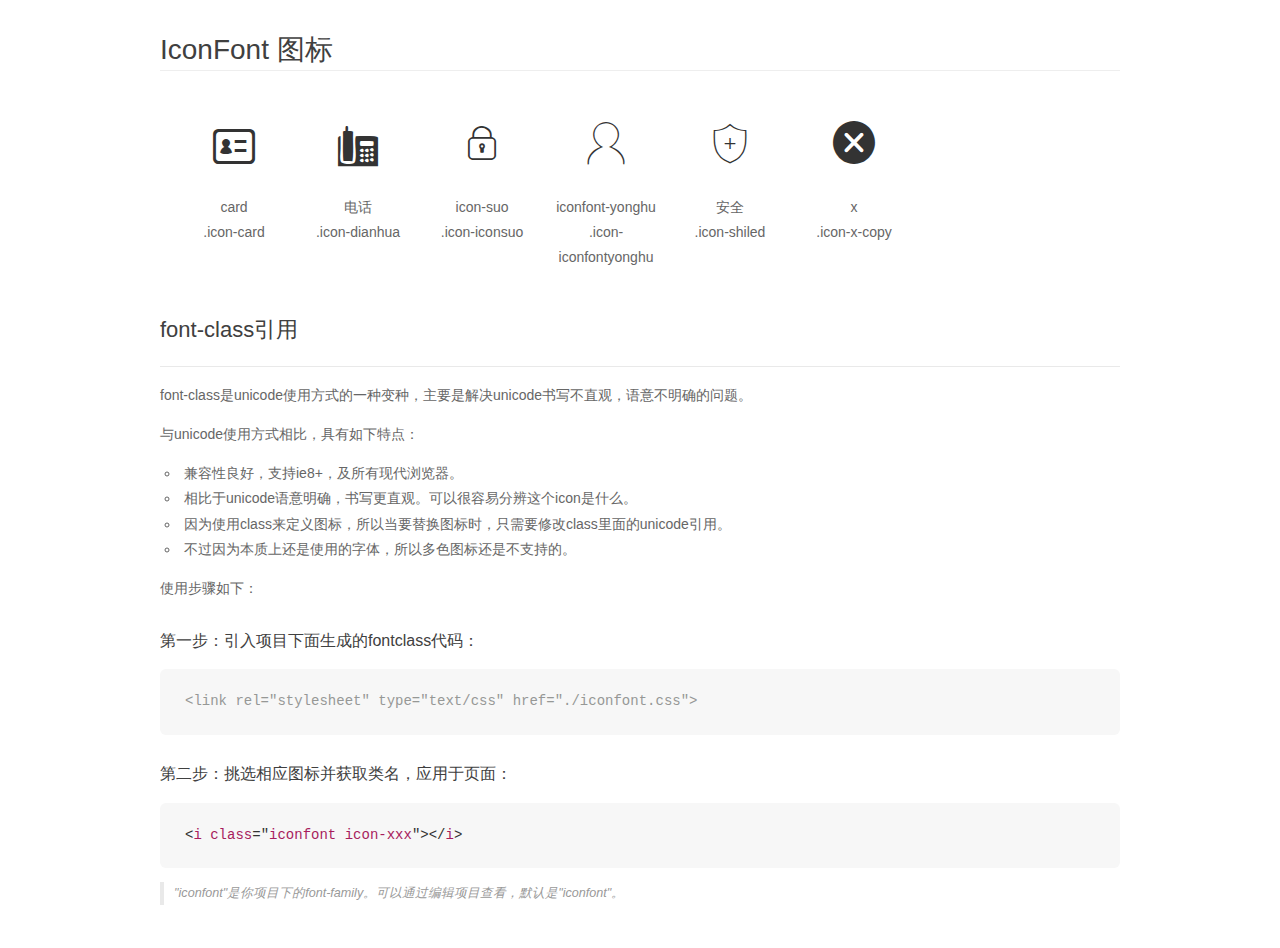
<file: iconfont/demo_fontclass.html>
<!DOCTYPE html>
<html>
<head>
    <meta charset="utf-8"/>
    <title>IconFont</title>
    <link rel="stylesheet" href="demo.css">
    <link rel="stylesheet" href="iconfont.css">
</head>
<body>
    <div class="main markdown">
        <h1>IconFont 图标</h1>
        <ul class="icon_lists clear">
            
                <li>
                <i class="icon iconfont icon-card"></i>
                    <div class="name">card</div>
                    <div class="fontclass">.icon-card</div>
                </li>
            
                <li>
                <i class="icon iconfont icon-dianhua"></i>
                    <div class="name">电话</div>
                    <div class="fontclass">.icon-dianhua</div>
                </li>
            
                <li>
                <i class="icon iconfont icon-iconsuo"></i>
                    <div class="name">icon-suo</div>
                    <div class="fontclass">.icon-iconsuo</div>
                </li>
            
                <li>
                <i class="icon iconfont icon-iconfontyonghu"></i>
                    <div class="name">iconfont-yonghu</div>
                    <div class="fontclass">.icon-iconfontyonghu</div>
                </li>
            
                <li>
                <i class="icon iconfont icon-shiled"></i>
                    <div class="name">安全</div>
                    <div class="fontclass">.icon-shiled</div>
                </li>
            
                <li>
                <i class="icon iconfont icon-x-copy"></i>
                    <div class="name">x</div>
                    <div class="fontclass">.icon-x-copy</div>
                </li>
            
        </ul>

        <h2 id="font-class-">font-class引用</h2>
        <hr>

        <p>font-class是unicode使用方式的一种变种，主要是解决unicode书写不直观，语意不明确的问题。</p>
        <p>与unicode使用方式相比，具有如下特点：</p>
        <ul>
        <li>兼容性良好，支持ie8+，及所有现代浏览器。</li>
        <li>相比于unicode语意明确，书写更直观。可以很容易分辨这个icon是什么。</li>
        <li>因为使用class来定义图标，所以当要替换图标时，只需要修改class里面的unicode引用。</li>
        <li>不过因为本质上还是使用的字体，所以多色图标还是不支持的。</li>
        </ul>
        <p>使用步骤如下：</p>
        <h3 id="-fontclass-">第一步：引入项目下面生成的fontclass代码：</h3>


        <pre><code class="lang-js hljs javascript"><span class="hljs-comment">&lt;link rel="stylesheet" type="text/css" href="./iconfont.css"&gt;</span></code></pre>
        <h3 id="-">第二步：挑选相应图标并获取类名，应用于页面：</h3>
        <pre><code class="lang-css hljs">&lt;<span class="hljs-selector-tag">i</span> <span class="hljs-selector-tag">class</span>="<span class="hljs-selector-tag">iconfont</span> <span class="hljs-selector-tag">icon-xxx</span>"&gt;&lt;/<span class="hljs-selector-tag">i</span>&gt;</code></pre>
        <blockquote>
        <p>"iconfont"是你项目下的font-family。可以通过编辑项目查看，默认是"iconfont"。</p>
        </blockquote>
    </div>
</body>
</html>
</file>
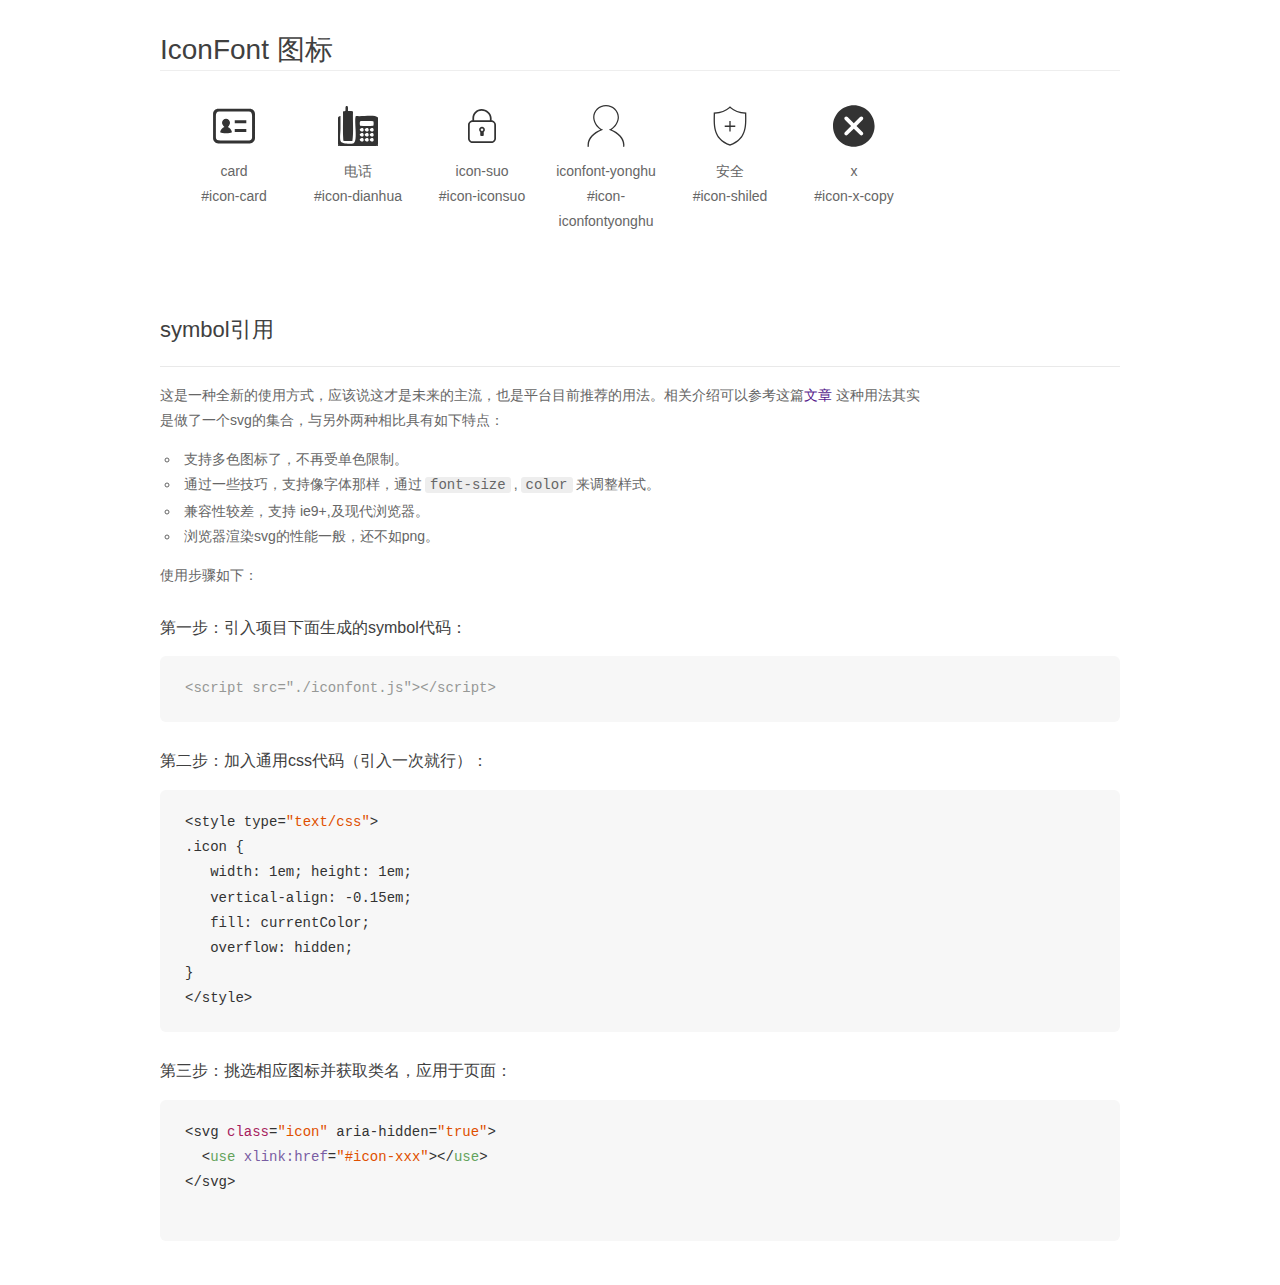
<file: iconfont/demo_symbol.html>
<!DOCTYPE html>
<html>
<head>
    <meta charset="utf-8"/>
    <title>IconFont</title>
    <link rel="stylesheet" href="demo.css">
    <script src="iconfont.js"></script>

    <style type="text/css">
        .icon {
          /* 通过设置 font-size 来改变图标大小 */
          width: 1em; height: 1em;
          /* 图标和文字相邻时，垂直对齐 */
          vertical-align: -0.15em;
          /* 通过设置 color 来改变 SVG 的颜色/fill */
          fill: currentColor;
          /* path 和 stroke 溢出 viewBox 部分在 IE 下会显示
             normalize.css 中也包含这行 */
          overflow: hidden;
        }

    </style>
</head>
<body>
    <div class="main markdown">
        <h1>IconFont 图标</h1>
        <ul class="icon_lists clear">
            
                <li>
                    <svg class="icon" aria-hidden="true">
                        <use xlink:href="#icon-card"></use>
                    </svg>
                    <div class="name">card</div>
                    <div class="fontclass">#icon-card</div>
                </li>
            
                <li>
                    <svg class="icon" aria-hidden="true">
                        <use xlink:href="#icon-dianhua"></use>
                    </svg>
                    <div class="name">电话</div>
                    <div class="fontclass">#icon-dianhua</div>
                </li>
            
                <li>
                    <svg class="icon" aria-hidden="true">
                        <use xlink:href="#icon-iconsuo"></use>
                    </svg>
                    <div class="name">icon-suo</div>
                    <div class="fontclass">#icon-iconsuo</div>
                </li>
            
                <li>
                    <svg class="icon" aria-hidden="true">
                        <use xlink:href="#icon-iconfontyonghu"></use>
                    </svg>
                    <div class="name">iconfont-yonghu</div>
                    <div class="fontclass">#icon-iconfontyonghu</div>
                </li>
            
                <li>
                    <svg class="icon" aria-hidden="true">
                        <use xlink:href="#icon-shiled"></use>
                    </svg>
                    <div class="name">安全</div>
                    <div class="fontclass">#icon-shiled</div>
                </li>
            
                <li>
                    <svg class="icon" aria-hidden="true">
                        <use xlink:href="#icon-x-copy"></use>
                    </svg>
                    <div class="name">x</div>
                    <div class="fontclass">#icon-x-copy</div>
                </li>
            
        </ul>


        <h2 id="symbol-">symbol引用</h2>
        <hr>

        <p>这是一种全新的使用方式，应该说这才是未来的主流，也是平台目前推荐的用法。相关介绍可以参考这篇<a href="">文章</a>
        这种用法其实是做了一个svg的集合，与另外两种相比具有如下特点：</p>
        <ul>
          <li>支持多色图标了，不再受单色限制。</li>
          <li>通过一些技巧，支持像字体那样，通过<code>font-size</code>,<code>color</code>来调整样式。</li>
          <li>兼容性较差，支持 ie9+,及现代浏览器。</li>
          <li>浏览器渲染svg的性能一般，还不如png。</li>
        </ul>
        <p>使用步骤如下：</p>
        <h3 id="-symbol-">第一步：引入项目下面生成的symbol代码：</h3>
        <pre><code class="lang-js hljs javascript"><span class="hljs-comment">&lt;script src="./iconfont.js"&gt;&lt;/script&gt;</span></code></pre>
        <h3 id="-css-">第二步：加入通用css代码（引入一次就行）：</h3>
        <pre><code class="lang-js hljs javascript">&lt;style type=<span class="hljs-string">"text/css"</span>&gt;
.icon {
   width: <span class="hljs-number">1</span>em; height: <span class="hljs-number">1</span>em;
   vertical-align: <span class="hljs-number">-0.15</span>em;
   fill: currentColor;
   overflow: hidden;
}
&lt;<span class="hljs-regexp">/style&gt;</span></code></pre>
        <h3 id="-">第三步：挑选相应图标并获取类名，应用于页面：</h3>
        <pre><code class="lang-js hljs javascript">&lt;svg <span class="hljs-class"><span class="hljs-keyword">class</span></span>=<span class="hljs-string">"icon"</span> aria-hidden=<span class="hljs-string">"true"</span>&gt;<span class="xml"><span class="hljs-tag">
  &lt;<span class="hljs-name">use</span> <span class="hljs-attr">xlink:href</span>=<span class="hljs-string">"#icon-xxx"</span>&gt;</span><span class="hljs-tag">&lt;/<span class="hljs-name">use</span>&gt;</span>
</span>&lt;<span class="hljs-regexp">/svg&gt;
        </span></code></pre>
    </div>
</body>
</html>
</file>
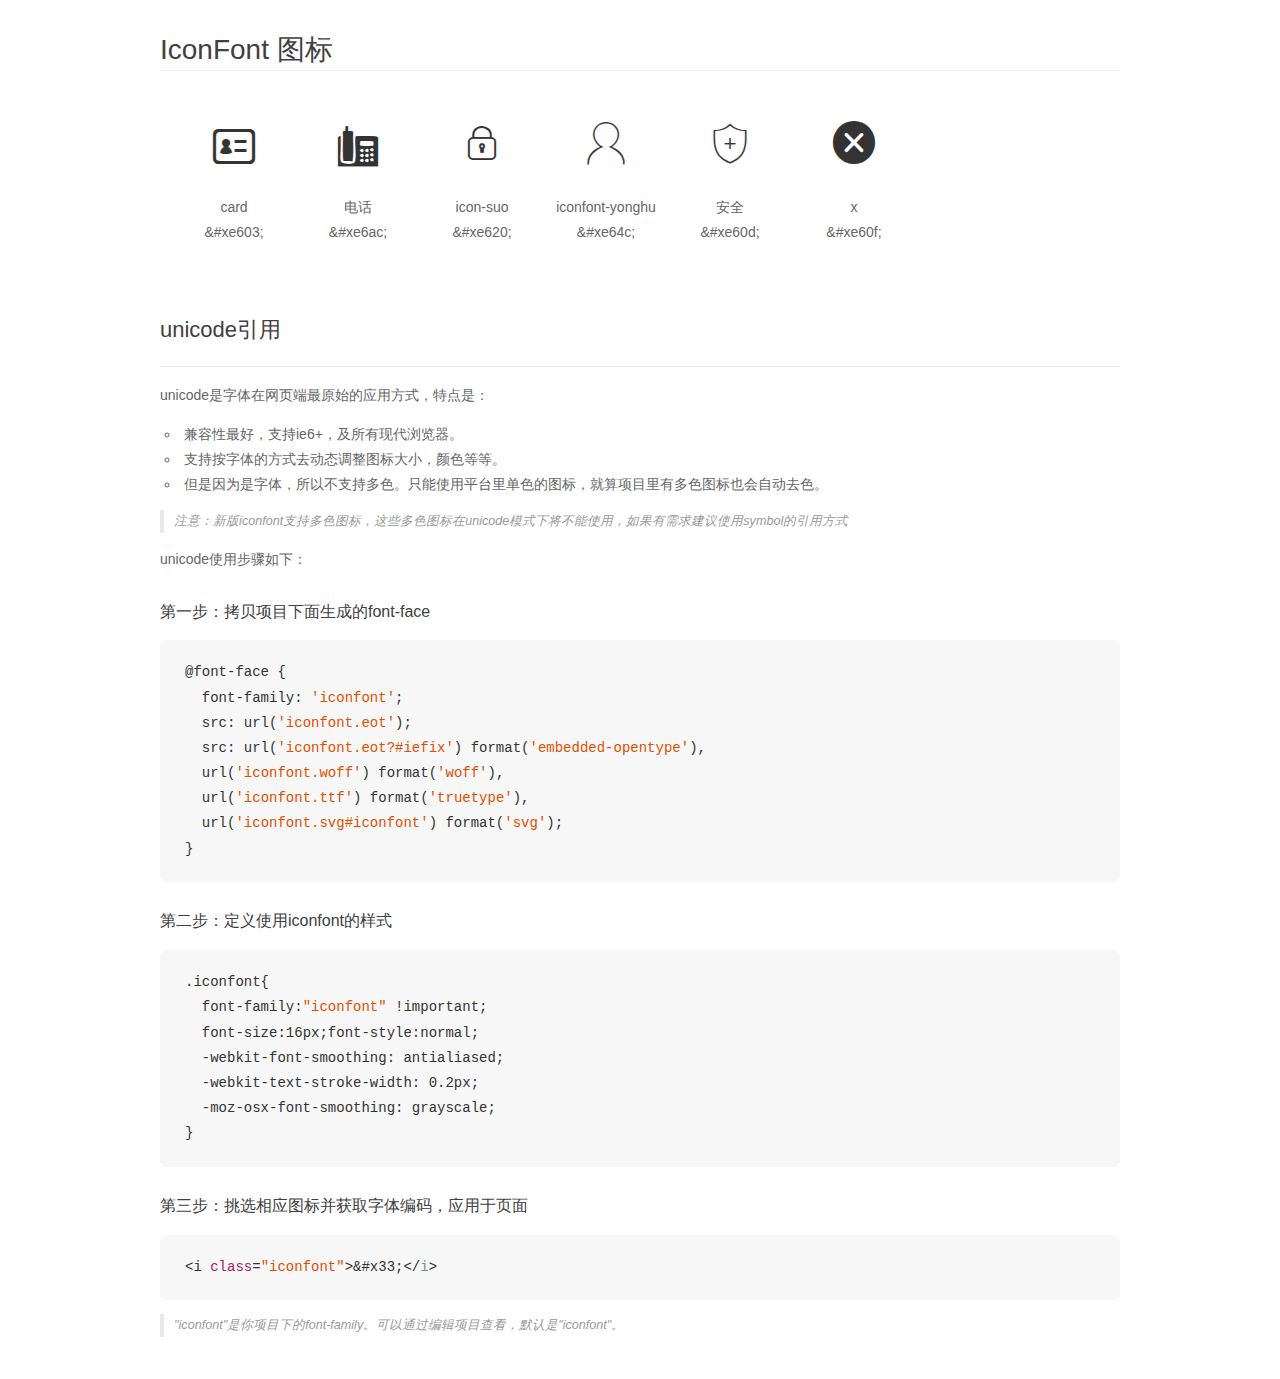
<file: iconfont/demo_unicode.html>
<!DOCTYPE html>
<html>
<head>
    <meta charset="utf-8"/>
    <title>IconFont</title>
    <link rel="stylesheet" href="demo.css">

    <style type="text/css">

        @font-face {font-family: "iconfont";
          src: url('iconfont.eot'); /* IE9*/
          src: url('iconfont.eot#iefix') format('embedded-opentype'), /* IE6-IE8 */
          url('iconfont.woff') format('woff'), /* chrome, firefox */
          url('iconfont.ttf') format('truetype'), /* chrome, firefox, opera, Safari, Android, iOS 4.2+*/
          url('iconfont.svg#iconfont') format('svg'); /* iOS 4.1- */
        }

        .iconfont {
          font-family:"iconfont" !important;
          font-size:16px;
          font-style:normal;
          -webkit-font-smoothing: antialiased;
          -webkit-text-stroke-width: 0.2px;
          -moz-osx-font-smoothing: grayscale;
        }

    </style>
</head>
<body>
    <div class="main markdown">
        <h1>IconFont 图标</h1>
        <ul class="icon_lists clear">
            
                <li>
                <i class="icon iconfont">&#xe603;</i>
                    <div class="name">card</div>
                    <div class="code">&amp;#xe603;</div>
                </li>
            
                <li>
                <i class="icon iconfont">&#xe6ac;</i>
                    <div class="name">电话</div>
                    <div class="code">&amp;#xe6ac;</div>
                </li>
            
                <li>
                <i class="icon iconfont">&#xe620;</i>
                    <div class="name">icon-suo</div>
                    <div class="code">&amp;#xe620;</div>
                </li>
            
                <li>
                <i class="icon iconfont">&#xe64c;</i>
                    <div class="name">iconfont-yonghu</div>
                    <div class="code">&amp;#xe64c;</div>
                </li>
            
                <li>
                <i class="icon iconfont">&#xe60d;</i>
                    <div class="name">安全</div>
                    <div class="code">&amp;#xe60d;</div>
                </li>
            
                <li>
                <i class="icon iconfont">&#xe60f;</i>
                    <div class="name">x</div>
                    <div class="code">&amp;#xe60f;</div>
                </li>
            
        </ul>
        <h2 id="unicode-">unicode引用</h2>
        <hr>

        <p>unicode是字体在网页端最原始的应用方式，特点是：</p>
        <ul>
        <li>兼容性最好，支持ie6+，及所有现代浏览器。</li>
        <li>支持按字体的方式去动态调整图标大小，颜色等等。</li>
        <li>但是因为是字体，所以不支持多色。只能使用平台里单色的图标，就算项目里有多色图标也会自动去色。</li>
        </ul>
        <blockquote>
        <p>注意：新版iconfont支持多色图标，这些多色图标在unicode模式下将不能使用，如果有需求建议使用symbol的引用方式</p>
        </blockquote>
        <p>unicode使用步骤如下：</p>
        <h3 id="-font-face">第一步：拷贝项目下面生成的font-face</h3>
        <pre><code class="lang-js hljs javascript">@font-face {
  font-family: <span class="hljs-string">'iconfont'</span>;
  src: url(<span class="hljs-string">'iconfont.eot'</span>);
  src: url(<span class="hljs-string">'iconfont.eot?#iefix'</span>) format(<span class="hljs-string">'embedded-opentype'</span>),
  url(<span class="hljs-string">'iconfont.woff'</span>) format(<span class="hljs-string">'woff'</span>),
  url(<span class="hljs-string">'iconfont.ttf'</span>) format(<span class="hljs-string">'truetype'</span>),
  url(<span class="hljs-string">'iconfont.svg#iconfont'</span>) format(<span class="hljs-string">'svg'</span>);
}
</code></pre>
        <h3 id="-iconfont-">第二步：定义使用iconfont的样式</h3>
        <pre><code class="lang-js hljs javascript">.iconfont{
  font-family:<span class="hljs-string">"iconfont"</span> !important;
  font-size:<span class="hljs-number">16</span>px;font-style:normal;
  -webkit-font-smoothing: antialiased;
  -webkit-text-stroke-width: <span class="hljs-number">0.2</span>px;
  -moz-osx-font-smoothing: grayscale;
}
</code></pre>
        <h3 id="-">第三步：挑选相应图标并获取字体编码，应用于页面</h3>
        <pre><code class="lang-js hljs javascript">&lt;i <span class="hljs-class"><span class="hljs-keyword">class</span></span>=<span class="hljs-string">"iconfont"</span>&gt;&amp;#x33;<span class="xml"><span class="hljs-tag">&lt;/<span class="hljs-name">i</span>&gt;</span></span></code></pre>

        <blockquote>
        <p>"iconfont"是你项目下的font-family。可以通过编辑项目查看，默认是"iconfont"。</p>
        </blockquote>
    </div>


</body>
</html>
</file>
<file: iconfont/iconfont.css>
@font-face {font-family: "iconfont";
  src: url('iconfont.eot?t=1492759811160'); /* IE9*/
  src: url('iconfont.eot?t=1492759811160#iefix') format('embedded-opentype'), /* IE6-IE8 */
  url('iconfont.woff?t=1492759811160') format('woff'), /* chrome, firefox */
  url('iconfont.ttf?t=1492759811160') format('truetype'), /* chrome, firefox, opera, Safari, Android, iOS 4.2+*/
  url('iconfont.svg?t=1492759811160#iconfont') format('svg'); /* iOS 4.1- */
}

.iconfont {
  font-family:"iconfont" !important;
  font-size:16px;
  font-style:normal;
  -webkit-font-smoothing: antialiased;
  -moz-osx-font-smoothing: grayscale;
}

.icon-card:before { content: "\e603"; }

.icon-dianhua:before { content: "\e6ac"; }

.icon-iconsuo:before { content: "\e620"; }

.icon-iconfontyonghu:before { content: "\e64c"; }

.icon-shiled:before { content: "\e60d"; }

.icon-x-copy:before { content: "\e60f"; }
</file>
<file: iconfont/demo.css>
*{margin: 0;padding: 0;list-style: none;}
/*
KISSY CSS Reset
理念：1. reset 的目的不是清除浏览器的默认样式，这仅是部分工作。清除和重置是紧密不可分的。
2. reset 的目的不是让默认样式在所有浏览器下一致，而是减少默认样式有可能带来的问题。
3. reset 期望提供一套普适通用的基础样式。但没有银弹，推荐根据具体需求，裁剪和修改后再使用。
特色：1. 适应中文；2. 基于最新主流浏览器。
维护：玉伯<lifesinger@gmail.com>, 正淳<ragecarrier@gmail.com>
 */

/** 清除内外边距 **/
body, h1, h2, h3, h4, h5, h6, hr, p, blockquote, /* structural elements 结构元素 */
dl, dt, dd, ul, ol, li, /* list elements 列表元素 */
pre, /* text formatting elements 文本格式元素 */
form, fieldset, legend, button, input, textarea, /* form elements 表单元素 */
th, td /* table elements 表格元素 */ {
  margin: 0;
  padding: 0;
}

/** 设置默认字体 **/
body,
button, input, select, textarea /* for ie */ {
  font: 12px/1.5 tahoma, arial, \5b8b\4f53, sans-serif;
}
h1, h2, h3, h4, h5, h6 { font-size: 100%; }
address, cite, dfn, em, var { font-style: normal; } /* 将斜体扶正 */
code, kbd, pre, samp { font-family: courier new, courier, monospace; } /* 统一等宽字体 */
small { font-size: 12px; } /* 小于 12px 的中文很难阅读，让 small 正常化 */

/** 重置列表元素 **/
ul, ol { list-style: none; }

/** 重置文本格式元素 **/
a { text-decoration: none; }
a:hover { text-decoration: underline; }


/** 重置表单元素 **/
legend { color: #000; } /* for ie6 */
fieldset, img { border: 0; } /* img 搭车：让链接里的 img 无边框 */
button, input, select, textarea { font-size: 100%; } /* 使得表单元素在 ie 下能继承字体大小 */
/* 注：optgroup 无法扶正 */

/** 重置表格元素 **/
table { border-collapse: collapse; border-spacing: 0; }

/* 清除浮动 */
.ks-clear:after, .clear:after {
  content: '\20';
  display: block;
  height: 0;
  clear: both;
}
.ks-clear, .clear {
  *zoom: 1;
}

.main {
  padding: 30px 100px;
width: 960px;
margin: 0 auto;
}
.main h1{font-size:36px; color:#333; text-align:left;margin-bottom:30px; border-bottom: 1px solid #eee;}

.helps{margin-top:40px;}
.helps pre{
  padding:20px;
  margin:10px 0;
  border:solid 1px #e7e1cd;
  background-color: #fffdef;
  overflow: auto;
}

.icon_lists{
  width: 100% !important;

}

.icon_lists li{
  float:left;
  width: 100px;
  height:180px;
  text-align: center;
  list-style: none !important;
}
.icon_lists .icon{
  font-size: 42px;
  line-height: 100px;
  margin: 10px 0;
  color:#333;
  -webkit-transition: font-size 0.25s ease-out 0s;
  -moz-transition: font-size 0.25s ease-out 0s;
  transition: font-size 0.25s ease-out 0s;

}
.icon_lists .icon:hover{
  font-size: 100px;
}



.markdown {
  color: #666;
  font-size: 14px;
  line-height: 1.8;
}

.highlight {
  line-height: 1.5;
}

.markdown img {
  vertical-align: middle;
  max-width: 100%;
}

.markdown h1 {
  color: #404040;
  font-weight: 500;
  line-height: 40px;
  margin-bottom: 24px;
}

.markdown h2,
.markdown h3,
.markdown h4,
.markdown h5,
.markdown h6 {
  color: #404040;
  margin: 1.6em 0 0.6em 0;
  font-weight: 500;
  clear: both;
}

.markdown h1 {
  font-size: 28px;
}

.markdown h2 {
  font-size: 22px;
}

.markdown h3 {
  font-size: 16px;
}

.markdown h4 {
  font-size: 14px;
}

.markdown h5 {
  font-size: 12px;
}

.markdown h6 {
  font-size: 12px;
}

.markdown hr {
  height: 1px;
  border: 0;
  background: #e9e9e9;
  margin: 16px 0;
  clear: both;
}

.markdown p,
.markdown pre {
  margin: 1em 0;
}

.markdown > p,
.markdown > blockquote,
.markdown > .highlight,
.markdown > ol,
.markdown > ul {
  width: 80%;
}

.markdown ul > li {
  list-style: circle;
}

.markdown > ul li,
.markdown blockquote ul > li {
  margin-left: 20px;
  padding-left: 4px;
}

.markdown > ul li p,
.markdown > ol li p {
  margin: 0.6em 0;
}

.markdown ol > li {
  list-style: decimal;
}

.markdown > ol li,
.markdown blockquote ol > li {
  margin-left: 20px;
  padding-left: 4px;
}

.markdown code {
  margin: 0 3px;
  padding: 0 5px;
  background: #eee;
  border-radius: 3px;
}

.markdown pre {
  border-radius: 6px;
  background: #f7f7f7;
  padding: 20px;
}

.markdown pre code {
  border: none;
  background: #f7f7f7;
  margin: 0;
}

.markdown strong,
.markdown b {
  font-weight: 600;
}

.markdown > table {
  border-collapse: collapse;
  border-spacing: 0px;
  empty-cells: show;
  border: 1px solid #e9e9e9;
  width: 95%;
  margin-bottom: 24px;
}

.markdown > table th {
  white-space: nowrap;
  color: #333;
  font-weight: 600;

}

.markdown > table th,
.markdown > table td {
  border: 1px solid #e9e9e9;
  padding: 8px 16px;
  text-align: left;
}

.markdown > table th {
  background: #F7F7F7;
}

.markdown blockquote {
  font-size: 90%;
  color: #999;
  border-left: 4px solid #e9e9e9;
  padding-left: 0.8em;
  margin: 1em 0;
  font-style: italic;
}

.markdown blockquote p {
  margin: 0;
}

.markdown .anchor {
  opacity: 0;
  transition: opacity 0.3s ease;
  margin-left: 8px;
}

.markdown .waiting {
  color: #ccc;
}

.markdown h1:hover .anchor,
.markdown h2:hover .anchor,
.markdown h3:hover .anchor,
.markdown h4:hover .anchor,
.markdown h5:hover .anchor,
.markdown h6:hover .anchor {
  opacity: 1;
  display: inline-block;
}

.markdown > br,
.markdown > p > br {
  clear: both;
}


.hljs {
  display: block;
  background: white;
  padding: 0.5em;
  color: #333333;
  overflow-x: auto;
}

.hljs-comment,
.hljs-meta {
  color: #969896;
}

.hljs-string,
.hljs-variable,
.hljs-template-variable,
.hljs-strong,
.hljs-emphasis,
.hljs-quote {
  color: #df5000;
}

.hljs-keyword,
.hljs-selector-tag,
.hljs-type {
  color: #a71d5d;
}

.hljs-literal,
.hljs-symbol,
.hljs-bullet,
.hljs-attribute {
  color: #0086b3;
}

.hljs-section,
.hljs-name {
  color: #63a35c;
}

.hljs-tag {
  color: #333333;
}

.hljs-title,
.hljs-attr,
.hljs-selector-id,
.hljs-selector-class,
.hljs-selector-attr,
.hljs-selector-pseudo {
  color: #795da3;
}

.hljs-addition {
  color: #55a532;
  background-color: #eaffea;
}

.hljs-deletion {
  color: #bd2c00;
  background-color: #ffecec;
}

.hljs-link {
  text-decoration: underline;
}

pre{
  background: #fff;
}
</file>
